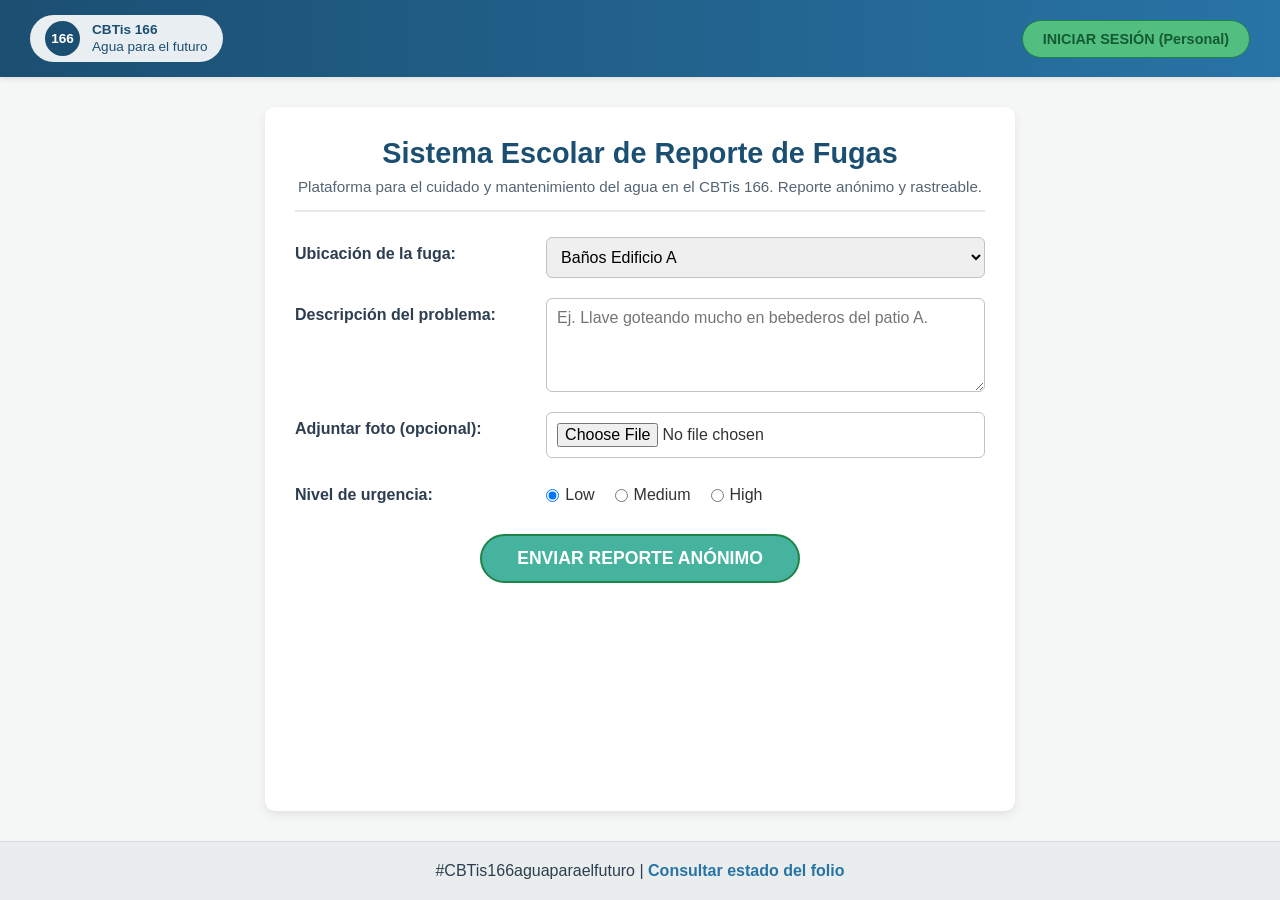
<file: index.html>
<!DOCTYPE html>
<html lang="es">
<head>
    <meta charset="UTF-8">
    <meta name="viewport" content="width=device-width, initial-scale=1.0">
    <title>Sistema Escolar de Reporte de Fugas - CBTis 166</title>
    <link rel="stylesheet" href="styles.css">
</head>
<body>

    <!-- Barra de navegación superior -->
    <header class="navbar">
        <div class="logo-container">
            <div class="escudo-placeholder">166</div>
            <div class="logo-text">
                <strong>CBTis 166</strong>
                <span>Agua para el futuro</span>
            </div>
        </div>
        <a href="login.html" class="btn-login">INICIAR SESIÓN (Personal)</a>
    </header>

    <!-- Contenedor principal -->
    <main class="container">
        <section class="hero">
            <h1>Sistema Escolar de Reporte de Fugas</h1>
            <p>Plataforma para el cuidado y mantenimiento del agua en el CBTis 166. Reporte anónimo y rastreable.</p>
        </section>

        <!-- Formulario de reporte -->
        <form id="formReporte" class="report-form" action="guardar_reporte.php" method="POST" enctype="multipart/form-data">
            
            <div class="form-group">
                <label for="ubicacion">Ubicación de la fuga:</label>
                <select id="ubicacion" name="ubicacion" required>
                    <option value="Baños Edificio A">Baños Edificio A</option>
                    <option value="Bebederos Centrales">Bebederos Centrales</option>
                    <option value="Jardines (Pozo)">Jardines (Pozo)</option>
                    <option value="Otro">Otro</option>
                </select>
            </div>

            <div class="form-group">
                <label for="descripcion">Descripción del problema:</label>
                <textarea id="descripcion" name="descripcion" rows="4" placeholder="Ej. Llave goteando mucho en bebederos del patio A." required></textarea>
            </div>

            <div class="form-group">
                <label for="foto">Adjuntar foto (opcional):</label>
                <input type="file" id="foto" name="foto" accept="image/*">
            </div>

            <div class="form-group">
                <label>Nivel de urgencia:</label>
                <div class="urgencia-opciones">
                    <label class="radio-label">
                        <input type="radio" name="urgencia" value="Low" checked> Low
                    </label>
                    <label class="radio-label">
                        <input type="radio" name="urgencia" value="Medium"> Medium
                    </label>
                    <label class="radio-label">
                        <input type="radio" name="urgencia" value="High"> High
                    </label>
                </div>
            </div>

            <div class="btn-container">
                <button type="submit" class="btn-enviar">ENVIAR REPORTE ANÓNIMO</button>
            </div>
        </form>
    </main>

    <!-- Pie de página -->
    <footer class="footer">
        <p>#CBTis166aguaparaelfuturo | <a href="rastreo.html">Consultar estado del folio</a></p>
    </footer>

    <script src="script.js"></script>
</body>
</html>
</file>
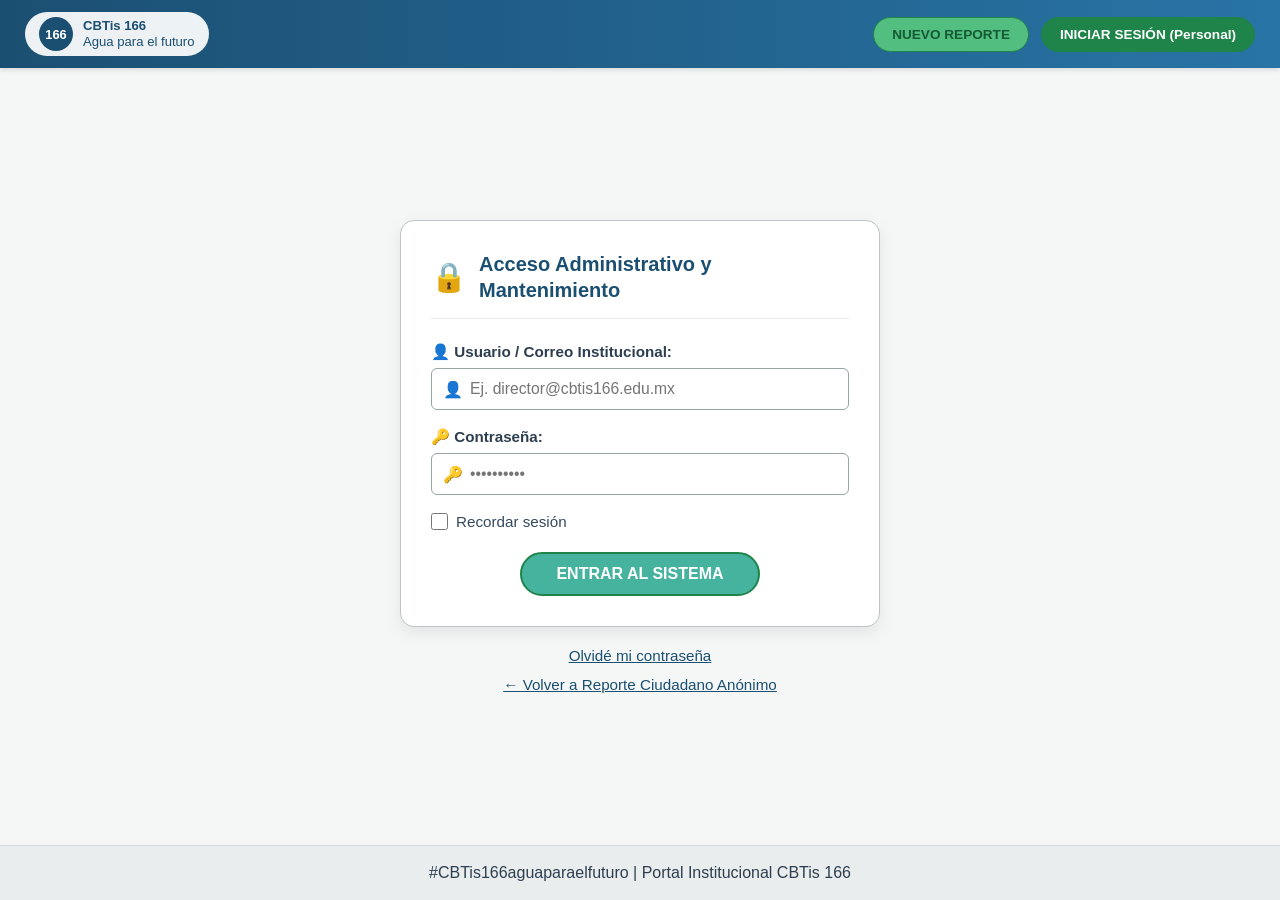
<file: login.html>
<!DOCTYPE html>
<html lang="es">
<head>
    <meta charset="UTF-8">
    <meta name="viewport" content="width=device-width, initial-scale=1.0">
    <title>Inicio de Sesión - CBTis 166</title>
    <link rel="stylesheet" href="login.css">
</head>
<body>

    <!-- Barra de navegación superior -->
    <header class="navbar">
        <div class="logo-container">
            <div class="escudo-placeholder">166</div>
            <div class="logo-text">
                <strong>CBTis 166</strong>
                <span>Agua para el futuro</span>
            </div>
        </div>

        <nav class="nav-actions">
            <a href="index.html" class="btn-nav-verde">NUEVO REPORTE</a>
            <a href="login.html" class="btn-nav-verde activo">INICIAR SESIÓN (Personal)</a>
        </nav>
    </header>

    <!-- Contenedor principal -->
    <main class="main-wrapper">
        <!-- Tarjeta de Login -->
        <section class="login-card">
            <div class="card-header">
                <span class="lock-icon" aria-hidden="true">&#128274;</span>
                <h1>Acceso Administrativo y Mantenimiento</h1>
            </div>

            <form id="formLogin" action="validar_login.php" method="POST">
                <div class="input-group">
                    <label for="usuario">&#128100; Usuario / Correo Institucional:</label>
                    <div class="input-with-icon">
                        <span class="field-icon">&#128100;</span>
                        <input type="email" id="usuario" name="usuario" placeholder="Ej. director@cbtis166.edu.mx" required>
                    </div>
                </div>

                <div class="input-group">
                    <label for="password">&#128273; Contraseña:</label>
                    <div class="input-with-icon">
                        <span class="field-icon">&#128273;</span>
                        <input type="password" id="password" name="password" placeholder="••••••••••" required>
                    </div>
                </div>

                <div class="remember-group">
                    <label class="checkbox-label">
                        <input type="checkbox" id="recordar" name="recordar">
                        Recordar sesión
                    </label>
                </div>

                <div class="btn-container">
                    <button type="submit" class="btn-entrar">ENTRAR AL SISTEMA</button>
                </div>
            </form>
        </section>

        <!-- Enlaces debajo de la tarjeta -->
        <div class="extra-links">
            <a href="#" id="linkOlvide">Olvidé mi contraseña</a>
            <a href="index.html" class="back-link">&larr; Volver a Reporte Ciudadano Anónimo</a>
        </div>
    </main>

    <!-- Pie de página -->
    <footer class="footer">
        <p>#CBTis166aguaparaelfuturo | Portal Institucional CBTis 166</p>
    </footer>

    <script src="login.js"></script>
</body>
</html>
</file>
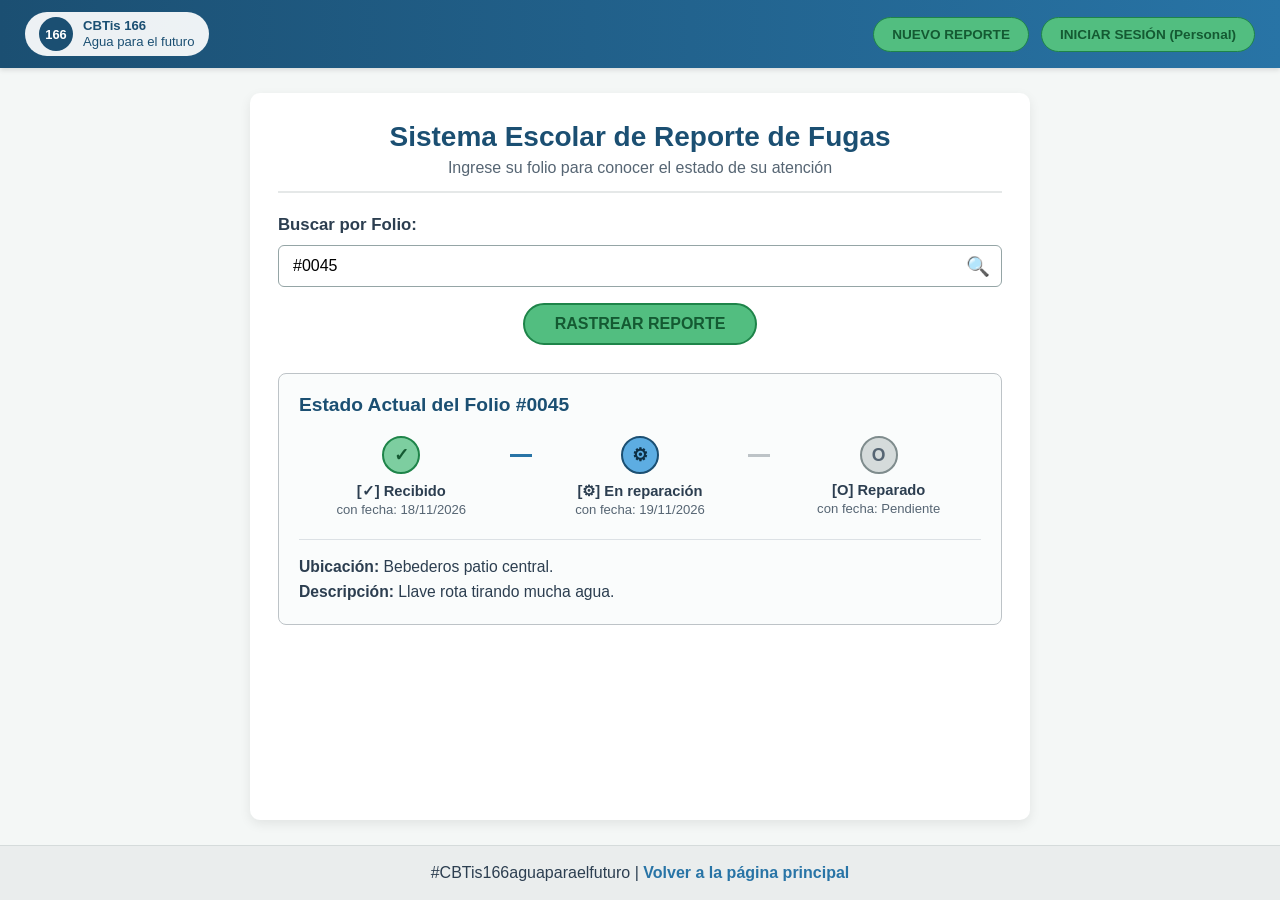
<file: rastreo.html>
<!DOCTYPE html>
<html lang="es">
<head>
    <meta charset="UTF-8">
    <meta name="viewport" content="width=device-width, initial-scale=1.0">
    <title>Consulta de Seguimiento - CBTis 166</title>
    <link rel="stylesheet" href="rastreo.css">
</head>
<body>

    <!-- Barra de navegación superior -->
    <header class="navbar">
        <div class="logo-container">
            <div class="escudo-placeholder">166</div>
            <div class="logo-text">
                <strong>CBTis 166</strong>
                <span>Agua para el futuro</span>
            </div>
        </div>

        <nav class="nav-actions">
            <a href="index.html" class="btn-nav-verde">NUEVO REPORTE</a>
            <a href="login.html" class="btn-nav-verde">INICIAR SESIÓN (Personal)</a>
        </nav>
    </header>

    <!-- Contenedor principal -->
    <main class="container">
        <section class="hero">
            <h1>Sistema Escolar de Reporte de Fugas</h1>
            <p>Ingrese su folio para conocer el estado de su atención</p>
        </section>

        <!-- Buscador por folio -->
        <form id="formRastreo" class="search-box">
            <label for="folioInput">Buscar por Folio:</label>
            <div class="input-group">
                <input type="text" id="folioInput" placeholder="Ej. #0045" value="#0045" required>
                <span class="search-icon" aria-hidden="true">&#128269;</span>
            </div>
            <button type="submit" class="btn-rastrear">RASTREAR REPORTE</button>
        </form>

        <!-- Tarjeta de estado actual -->
        <section id="resultadoRastreo" class="status-card">
            <h2 id="tituloFolio">Estado Actual del Folio #0045</h2>

            <!-- Línea de tiempo de 3 pasos -->
            <div class="timeline">
                <div class="step completado" id="pasoRecibido">
                    <div class="circle">&#10003;</div>
                    <div class="step-label"><strong>[&#10003;] Recibido</strong></div>
                    <div class="step-date" id="fechaRecibido">con fecha: 18/11/2026</div>
                </div>

                <div class="line activa" id="linea1"></div>

                <div class="step en-proceso" id="pasoReparacion">
                    <div class="circle">&#9881;</div>
                    <div class="step-label"><strong>[&#9881;] En reparación</strong></div>
                    <div class="step-date" id="fechaReparacion">con fecha: 19/11/2026</div>
                </div>

                <div class="line" id="linea2"></div>

                <div class="step pendiente" id="pasoReparado">
                    <div class="circle">O</div>
                    <div class="step-label"><strong>[O] Reparado</strong></div>
                    <div class="step-date" id="fechaReparado">con fecha: Pendiente</div>
                </div>
            </div>

            <!-- Detalles del reporte -->
            <div class="detalles-reporte">
                <p><strong>Ubicación:</strong> <span id="detalleUbicacion">Bebederos patio central.</span></p>
                <p><strong>Descripción:</strong> <span id="detalleDescripcion">Llave rota tirando mucha agua.</span></p>
            </div>
        </section>
    </main>

    <!-- Pie de página -->
    <footer class="footer">
        <p>#CBTis166aguaparaelfuturo | <a href="index.html">Volver a la página principal</a></p>
    </footer>

    <script src="rastreo.js"></script>
</body>
</html>
</file>
<file: styles.css>
* {
    box-sizing: border-box;
    margin: 0;
    padding: 0;
    font-family: 'Segoe UI', Tahoma, Geneva, Verdana, sans-serif;
}

body {
    background-color: #f4f7f6;
    color: #333;
    display: flex;
    flex-direction: column;
    min-height: 100vh;
}

/* Barra superior */
.navbar {
    background: linear-gradient(90deg, #1b4f72, #2874a6);
    color: white;
    padding: 15px 30px;
    display: flex;
    justify-content: space-between;
    align-items: center;
    box-shadow: 0 2px 5px rgba(0,0,0,0.1);
}

.logo-container {
    display: flex;
    align-items: center;
    gap: 12px;
    background: rgba(255, 255, 255, 0.9);
    color: #1b4f72;
    padding: 6px 15px;
    border-radius: 25px;
}

.escudo-placeholder {
    background-color: #1b4f72;
    color: white;
    font-weight: bold;
    width: 35px;
    height: 35px;
    border-radius: 50%;
    display: flex;
    align-items: center;
    justify-content: center;
    font-size: 0.85rem;
}

.logo-text {
    display: flex;
    flex-direction: column;
    font-size: 0.85rem;
    line-height: 1.2;
}

.btn-login {
    background-color: #52be80;
    color: #145a32;
    text-decoration: none;
    padding: 10px 20px;
    border-radius: 20px;
    font-weight: bold;
    font-size: 0.9rem;
    border: 1px solid #1e8449;
    transition: background 0.3s;
}

.btn-login:hover {
    background-color: #45b39d;
    color: white;
}

/* Contenedor principal */
.container {
    max-width: 750px;
    width: 90%;
    margin: 30px auto;
    background: white;
    padding: 30px;
    border-radius: 10px;
    box-shadow: 0 4px 10px rgba(0,0,0,0.08);
    flex: 1;
}

.hero {
    text-align: center;
    margin-bottom: 25px;
    border-bottom: 2px solid #e5e8e8;
    padding-bottom: 15px;
}

.hero h1 {
    color: #1b4f72;
    font-size: 1.8rem;
    margin-bottom: 8px;
}

.hero p {
    color: #566573;
    font-size: 0.95rem;
}

/* Formulario */
.form-group {
    display: flex;
    align-items: flex-start;
    margin-bottom: 20px;
    gap: 15px;
}

.form-group > label {
    width: 35%;
    font-weight: bold;
    color: #2c3e50;
    padding-top: 8px;
}

select, textarea, input[type="file"] {
    width: 65%;
    padding: 10px;
    border: 1px solid #bdc3c7;
    border-radius: 6px;
    font-size: 1rem;
}

textarea {
    resize: vertical;
}

.urgencia-opciones {
    width: 65%;
    display: flex;
    gap: 20px;
    padding-top: 8px;
}

.radio-label {
    display: flex;
    align-items: center;
    gap: 6px;
    cursor: pointer;
    font-weight: normal;
}

.btn-container {
    text-align: center;
    margin-top: 30px;
}

.btn-enviar {
    background-color: #45b39d;
    color: white;
    border: 2px solid #1e8449;
    padding: 12px 35px;
    font-size: 1.1rem;
    font-weight: bold;
    border-radius: 25px;
    cursor: pointer;
    transition: background 0.3s, transform 0.1s;
}

.btn-enviar:hover {
    background-color: #1e8449;
}

.btn-enviar:active {
    transform: scale(0.98);
}

/* Pie de página */
.footer {
    text-align: center;
    padding: 20px;
    background-color: #eaeded;
    color: #2c3e50;
    font-weight: 500;
    border-top: 1px solid #d5dbdb;
}

.footer a {
    color: #2874a6;
    text-decoration: none;
    font-weight: bold;
}

.footer a:hover {
    text-decoration: underline;
}

/* Responsivo para celulares */
@media (max-width: 600px) {
    .form-group {
        flex-direction: column;
    }
    .form-group > label, select, textarea, input[type="file"], .urgencia-opciones {
        width: 100%;
    }
}
</file>
<file: login.css>
* {
    box-sizing: border-box;
    margin: 0;
    padding: 0;
    font-family: 'Segoe UI', Tahoma, Geneva, Verdana, sans-serif;
}

body {
    background-color: #f4f7f6;
    color: #2c3e50;
    display: flex;
    flex-direction: column;
    min-height: 100vh;
}

/* Barra superior */
.navbar {
    background: linear-gradient(90deg, #1b4f72, #2874a6);
    color: white;
    padding: 12px 25px;
    display: flex;
    justify-content: space-between;
    align-items: center;
    flex-wrap: wrap;
    gap: 12px;
    box-shadow: 0 2px 5px rgba(0,0,0,0.12);
}

.logo-container {
    display: flex;
    align-items: center;
    gap: 10px;
    background: rgba(255, 255, 255, 0.92);
    color: #1b4f72;
    padding: 5px 14px;
    border-radius: 25px;
}

.escudo-placeholder {
    background-color: #1b4f72;
    color: white;
    font-weight: bold;
    width: 34px;
    height: 34px;
    border-radius: 50%;
    display: flex;
    align-items: center;
    justify-content: center;
    font-size: 0.8rem;
}

.logo-text {
    display: flex;
    flex-direction: column;
    font-size: 0.82rem;
    line-height: 1.2;
}

.nav-actions {
    display: flex;
    gap: 12px;
    flex-wrap: wrap;
}

.btn-nav-verde {
    background-color: #52be80;
    color: #145a32;
    text-decoration: none;
    padding: 9px 18px;
    border-radius: 20px;
    font-weight: bold;
    font-size: 0.85rem;
    border: 1px solid #1e8449;
    transition: background 0.25s, color 0.25s;
}

.btn-nav-verde:hover, .btn-nav-verde.activo {
    background-color: #1e8449;
    color: white;
}

/* Contenedor centrado */
.main-wrapper {
    flex: 1;
    display: flex;
    flex-direction: column;
    align-items: center;
    justify-content: center;
    padding: 30px 15px;
}

/* Tarjeta de login */
.login-card {
    background: white;
    width: 100%;
    max-width: 480px;
    padding: 30px;
    border-radius: 14px;
    border: 1.5px solid #bdc3c7;
    box-shadow: 0 6px 16px rgba(0,0,0,0.08);
}

.card-header {
    display: flex;
    align-items: center;
    gap: 12px;
    margin-bottom: 24px;
    border-bottom: 1.5px solid #eaeded;
    padding-bottom: 15px;
}

.lock-icon {
    font-size: 1.8rem;
}

.card-header h1 {
    font-size: 1.25rem;
    color: #1b4f72;
    line-height: 1.3;
}

/* Campos del formulario */
.input-group {
    margin-bottom: 18px;
}

.input-group label {
    display: block;
    font-weight: bold;
    margin-bottom: 7px;
    color: #2c3e50;
    font-size: 0.95rem;
}

.input-with-icon {
    position: relative;
}

.field-icon {
    position: absolute;
    left: 12px;
    top: 50%;
    transform: translateY(-50%);
    font-size: 1rem;
    color: #566573;
}

.input-with-icon input {
    width: 100%;
    padding: 11px 12px 11px 38px;
    border: 1.5px solid #95a5a6;
    border-radius: 6px;
    font-size: 0.98rem;
}

.input-with-icon input:focus {
    outline: none;
    border-color: #2874a6;
}

.remember-group {
    margin-bottom: 22px;
}

.checkbox-label {
    display: flex;
    align-items: center;
    gap: 8px;
    cursor: pointer;
    font-size: 0.95rem;
    color: #34495e;
}

.checkbox-label input[type="checkbox"] {
    width: 17px;
    height: 17px;
    cursor: pointer;
}

.btn-container {
    text-align: center;
}

.btn-entrar {
    background-color: #45b39d;
    color: white;
    border: 2px solid #1e8449;
    padding: 11px 34px;
    font-size: 1rem;
    font-weight: bold;
    border-radius: 25px;
    cursor: pointer;
    transition: background 0.25s, transform 0.1s;
}

.btn-entrar:hover {
    background-color: #1e8449;
}

.btn-entrar:active {
    transform: scale(0.98);
}

/* Enlaces inferiores */
.extra-links {
    margin-top: 20px;
    display: flex;
    flex-direction: column;
    align-items: center;
    gap: 12px;
    text-align: center;
}

.extra-links a {
    color: #1b4f72;
    text-decoration: underline;
    font-size: 0.95rem;
    font-weight: 500;
}

.extra-links a:hover {
    color: #2874a6;
}

/* Pie de página */
.footer {
    text-align: center;
    padding: 18px;
    background-color: #eaeded;
    color: #2c3e50;
    font-weight: 500;
    border-top: 1px solid #d5dbdb;
}
</file>
<file: rastreo.css>
* {
    box-sizing: border-box;
    margin: 0;
    padding: 0;
    font-family: 'Segoe UI', Tahoma, Geneva, Verdana, sans-serif;
}

body {
    background-color: #f4f7f6;
    color: #2c3e50;
    display: flex;
    flex-direction: column;
    min-height: 100vh;
}

/* Barra superior */
.navbar {
    background: linear-gradient(90deg, #1b4f72, #2874a6);
    color: white;
    padding: 12px 25px;
    display: flex;
    justify-content: space-between;
    align-items: center;
    flex-wrap: wrap;
    gap: 12px;
    box-shadow: 0 2px 5px rgba(0,0,0,0.12);
}

.logo-container {
    display: flex;
    align-items: center;
    gap: 10px;
    background: rgba(255, 255, 255, 0.92);
    color: #1b4f72;
    padding: 5px 14px;
    border-radius: 25px;
}

.escudo-placeholder {
    background-color: #1b4f72;
    color: white;
    font-weight: bold;
    width: 34px;
    height: 34px;
    border-radius: 50%;
    display: flex;
    align-items: center;
    justify-content: center;
    font-size: 0.8rem;
}

.logo-text {
    display: flex;
    flex-direction: column;
    font-size: 0.82rem;
    line-height: 1.2;
}

.nav-actions {
    display: flex;
    gap: 12px;
    flex-wrap: wrap;
}

.btn-nav-verde {
    background-color: #52be80;
    color: #145a32;
    text-decoration: none;
    padding: 9px 18px;
    border-radius: 20px;
    font-weight: bold;
    font-size: 0.85rem;
    border: 1px solid #1e8449;
    transition: background 0.25s, color 0.25s;
}

.btn-nav-verde:hover {
    background-color: #1e8449;
    color: white;
}

/* Contenedor principal */
.container {
    max-width: 780px;
    width: 92%;
    margin: 25px auto;
    background: white;
    padding: 28px;
    border-radius: 10px;
    box-shadow: 0 4px 12px rgba(0,0,0,0.08);
    flex: 1;
}

.hero {
    text-align: center;
    margin-bottom: 22px;
    border-bottom: 2px solid #e5e8e8;
    padding-bottom: 14px;
}

.hero h1 {
    color: #1b4f72;
    font-size: 1.75rem;
    margin-bottom: 6px;
}

.hero p {
    color: #566573;
    font-size: 1rem;
}

/* Buscador */
.search-box {
    display: flex;
    flex-direction: column;
    align-items: center;
    gap: 10px;
    margin-bottom: 28px;
}

.search-box label {
    align-self: flex-start;
    font-weight: bold;
    font-size: 1.05rem;
    color: #2c3e50;
}

.input-group {
    position: relative;
    width: 100%;
}

.input-group input {
    width: 100%;
    padding: 11px 42px 11px 14px;
    border: 1.5px solid #95a5a6;
    border-radius: 6px;
    font-size: 1rem;
}

.search-icon {
    position: absolute;
    right: 12px;
    top: 50%;
    transform: translateY(-50%);
    font-size: 1.2rem;
    color: #34495e;
    pointer-events: none;
}

.btn-rastrear {
    background-color: #52be80;
    color: #145a32;
    border: 2px solid #1e8449;
    padding: 10px 30px;
    font-size: 1rem;
    font-weight: bold;
    border-radius: 22px;
    cursor: pointer;
    margin-top: 6px;
    transition: background 0.25s, color 0.25s;
}

.btn-rastrear:hover {
    background-color: #1e8449;
    color: white;
}

/* Tarjeta de estado */
.status-card {
    border: 1.5px solid #bdc3c7;
    border-radius: 8px;
    padding: 20px;
    background-color: #fafcfc;
}

.status-card h2 {
    font-size: 1.2rem;
    color: #1b4f72;
    margin-bottom: 20px;
}

/* Línea de tiempo */
.timeline {
    display: flex;
    align-items: flex-start;
    justify-content: space-between;
    margin-bottom: 22px;
    gap: 6px;
}

.step {
    display: flex;
    flex-direction: column;
    align-items: center;
    text-align: center;
    width: 30%;
}

.circle {
    width: 38px;
    height: 38px;
    border-radius: 50%;
    display: flex;
    align-items: center;
    justify-content: center;
    font-weight: bold;
    font-size: 1.1rem;
    border: 2px solid #7f8c8d;
    background-color: #d5dbdb;
    color: #2c3e50;
    margin-bottom: 8px;
}

.step.completado .circle {
    background-color: #7dcea0;
    border-color: #1e8449;
    color: #145a32;
}

.step.en-proceso .circle {
    background-color: #5dade2;
    border-color: #1b4f72;
    color: #0e2f44;
}

.step.pendiente .circle {
    background-color: #d5dbdb;
    border-color: #7f8c8d;
    color: #566573;
}

.step-label {
    font-size: 0.92rem;
    margin-bottom: 3px;
}

.step-date {
    font-size: 0.82rem;
    color: #566573;
}

.line {
    flex: 1;
    height: 3px;
    background-color: #bdc3c7;
    margin-top: 18px;
}

.line.activa {
    background-color: #2874a6;
}

/* Detalles del reporte */
.detalles-reporte {
    border-top: 1px solid #dce1e5;
    padding-top: 14px;
    line-height: 1.6;
    font-size: 0.98rem;
}

/* Pie de página */
.footer {
    text-align: center;
    padding: 18px;
    background-color: #eaeded;
    color: #2c3e50;
    font-weight: 500;
    border-top: 1px solid #d5dbdb;
}

.footer a {
    color: #2874a6;
    text-decoration: none;
    font-weight: bold;
}

.footer a:hover {
    text-decoration: underline;
}

@media (max-width: 600px) {
    .timeline {
        flex-direction: column;
        align-items: stretch;
        gap: 14px;
    }
    .step {
        width: 100%;
        flex-direction: row;
        text-align: left;
        gap: 12px;
    }
    .line {
        display: none;
    }
}
</file>
